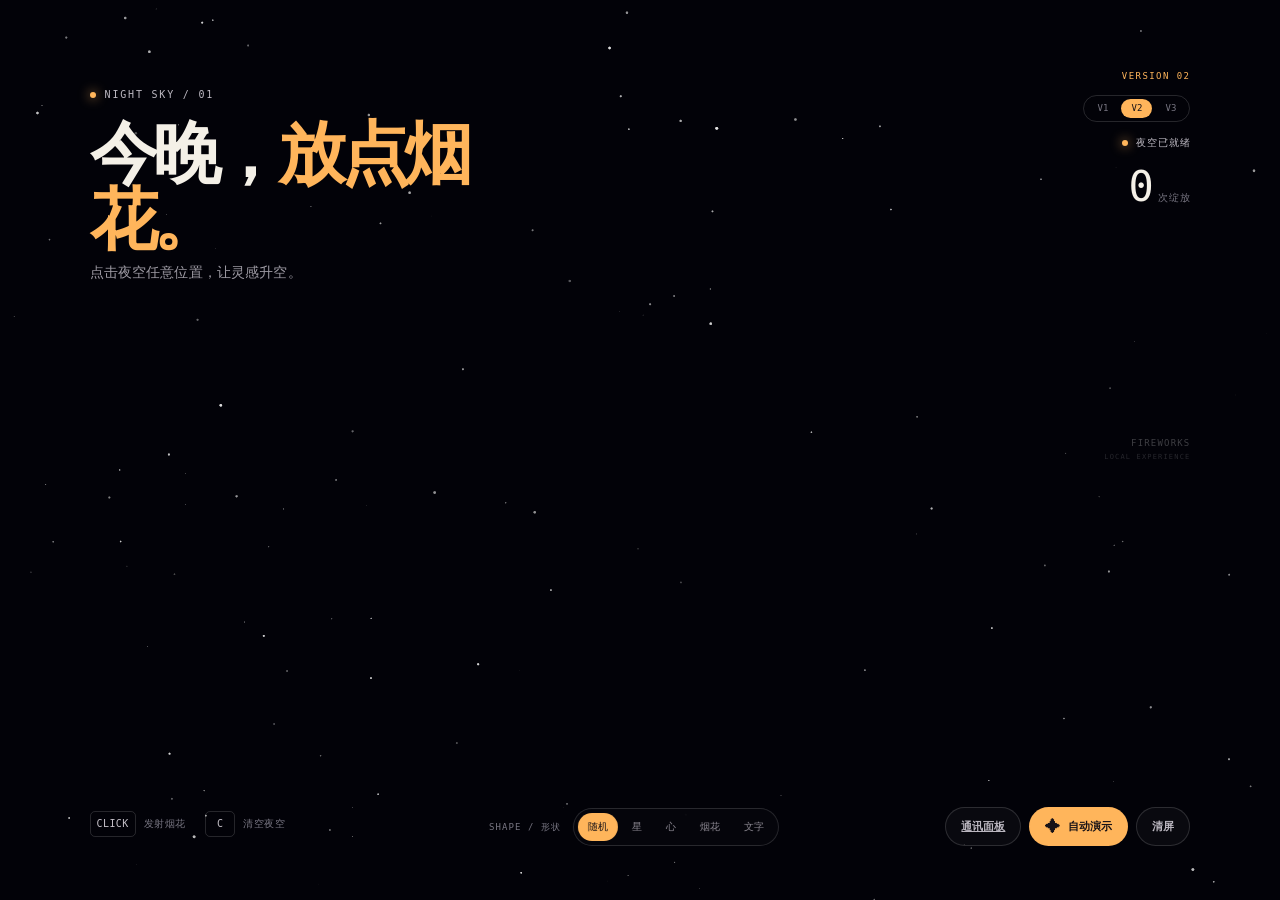
<file: index.html>
<!doctype html>
<html lang="zh-CN">
  <head>
    <meta charset="UTF-8" />
    <meta name="viewport" content="width=device-width, initial-scale=1.0" />
    <title>夜空放烟花</title>
    <link rel="stylesheet" href="/styles.css" />
  </head>
  <body>
    <main class="scene">
      <canvas id="fireworks" aria-label="烟花夜空画布"></canvas>

      <section class="intro" aria-label="使用说明">
        <div class="eyebrow"><span class="live-dot"></span> NIGHT SKY / 01</div>
        <h1>今晚，<em>放点烟花。</em></h1>
        <p>点击夜空任意位置，让灵感升空。</p>
      </section>

      <div class="hud top-right">
        <div class="version-tag" id="versionTag">VERSION 02</div>
        <div class="version-switcher" aria-label="版本切换">
          <button class="version-option" data-version="1" type="button">V1</button>
          <button class="version-option active" data-version="2" type="button">V2</button>
          <button class="version-option" data-version="3" type="button">V3</button>
        </div>
        <div class="status"><span class="status-dot"></span><span id="statusText">夜空已就绪</span></div>
        <div class="count"><span id="launchCount">0</span><small>次绽放</small></div>
      </div>

      <div class="hud bottom-left">
        <div class="key-hint"><kbd>CLICK</kbd><span>发射烟花</span></div>
        <div class="key-hint"><kbd>C</kbd><span>清空夜空</span></div>
      </div>

      <div class="controls" aria-label="控制面板">
        <a class="control-button ghost" href="monitor.html" target="_blank" rel="noopener">通讯面板</a>
        <button id="autoButton" class="control-button" type="button">
          <span class="button-icon">✦</span>
          <span id="autoLabel">自动演示</span>
        </button>
        <button id="clearButton" class="control-button ghost" type="button" aria-label="清空烟花">清屏</button>
      </div>

      <div class="shape-picker" aria-label="烟花形状选择">
        <div class="shape-label">SHAPE / 形状</div>
        <div class="shape-options">
          <button class="shape-option selected" data-shape="random" type="button">随机</button>
          <button class="shape-option" data-shape="star" type="button">星</button>
          <button class="shape-option" data-shape="heart" type="button">心</button>
          <button class="shape-option" data-shape="burst" type="button">烟花</button>
          <button class="shape-option" data-shape="text" type="button">文字</button>
        </div>
        <input id="textInput" class="text-input" maxlength="8" type="text" placeholder="输入文字" aria-label="烟花文字" disabled />
      </div>

      <div id="collabPanel" class="collab-panel" hidden>
        <div class="collab-label"><span id="connectionDot" class="connection-dot"></span><span id="connectionText">多人模式未连接</span></div>
        <div class="collab-form">
          <input id="usernameInput" maxlength="16" type="text" placeholder="你的名字" aria-label="你的名字" />
          <button id="joinButton" class="control-button" type="button">加入多人</button>
        </div>
        <div id="roomControls" class="room-controls" hidden>
          <input id="roomInput" maxlength="6" type="text" placeholder="房间号" aria-label="房间号" autocomplete="off" />
          <input id="roomPasswordInput" maxlength="32" type="password" placeholder="房间密码" aria-label="房间密码" autocomplete="off" />
          <button id="createRoomButton" class="room-button" type="button">创建房间</button>
        </div>
        <div id="roomHint" class="room-hint" hidden>创建房间时设置密码，再把房间号和密码发给朋友</div>
        <div id="mergeRule" class="merge-rule" hidden>合并条件：5 秒内 · 60 像素内</div>
      </div>

      <div id="lobbyPanel" class="lobby-panel" hidden>
        <input id="chatInput" maxlength="42" type="text" placeholder="在大厅发送弹幕…" aria-label="大厅弹幕" />
        <button id="sendChatButton" class="room-button" type="button">发送</button>
      </div>

      <section id="editorPanel" class="editor-panel" hidden aria-label="烟花作品编辑器">
        <div class="editor-title"><span>FIREWORK MAKER</span><small>作品编辑器</small></div>
        <label>形状<select id="workShape"><option value="random">随机</option><option value="star">星</option><option value="heart">心</option><option value="burst">烟花</option><option value="text">文字</option><option value="custom">AI 图形</option></select></label>
        <label>文字<input id="workText" maxlength="8" type="text" placeholder="输入文字" /></label>
        <div class="editor-row"><label>颜色<input id="workColor" type="color" value="#ffb55b" /></label><label>大小<input id="workSize" type="range" min="0.5" max="2.2" step="0.1" value="1" /></label></div>
        <label>速度<input id="workSpeed" type="range" min="0.6" max="1.8" step="0.1" value="1" /></label>
        <div class="editor-actions"><button id="saveWorkButton" class="room-button" type="button">保存作品</button><button id="shareWorkButton" class="room-button secondary" type="button">分享当前</button></div>
        <button id="testWorkButton" class="test-work-button" type="button">测试下一发</button>
        <div id="workStatus" class="work-status">作品会保存在本机</div>
      </section>

      <section id="workGallery" class="work-gallery" hidden aria-label="我的烟花作品">
        <div class="gallery-title">MY WORKS <span>点击作品播放</span></div>
        <div id="workList" class="work-list"></div>
      </section>

      <section id="aiPanel" class="ai-panel" hidden aria-label="AI 创作助手">
        <div class="ai-title"><span>AI CREATIVE LAB</span><small>自然语言创作</small></div>
        <textarea id="aiPrompt" maxlength="180" placeholder="例如：做一个蓝紫色、慢速、像银河一样的烟花"></textarea>
        <div class="ai-actions"><button id="aiFireworkButton" type="button">生成烟花</button><button id="aiTextButton" type="button">生成文字</button><button id="aiThemeButton" type="button">生成主题</button></div>
        <div id="aiResult" class="ai-result">告诉 AI 你想看到什么</div>
      </section>

      <section id="galaxyPanel" class="galaxy-panel" hidden aria-label="生日银河生成器">
        <div class="galaxy-head">
          <span>BIRTHDAY GALAXY</span>
          <small>生日银河生成器</small>
        </div>
        <div class="galaxy-field">
          <label for="galaxyDate">输入生日（年月日）</label>
          <div class="galaxy-row">
            <div class="galaxy-date-wrap">
              <input id="galaxyDate" type="date" value="1982-03-10" min="1900-01-01" max="2026-12-31" aria-label="生日年月日" />
            </div>
            <button id="galaxyCompute" type="button">推算银河</button>
          </div>
        </div>
        <p id="galaxyStatus" class="galaxy-status">输入生日后，推算当天的银河状态</p>
        <canvas id="galaxyPreview" class="galaxy-preview" width="720" height="400" aria-label="银河像素预览"></canvas>
        <p id="galaxyMeta" class="galaxy-meta">默认按北半球午夜模型推算</p>
        <div class="galaxy-actions">
          <button id="galaxyLaunch" type="button">立即放出银河烟花</button>
          <button id="galaxyTest" type="button">测试下一发</button>
        </div>
      </section>
      <button id="galaxyBack" class="galaxy-back" type="button" hidden>返回生日银河</button>

      <div id="danmakuLayer" class="danmaku-layer" aria-live="polite"></div>
      <div id="replyNotice" class="reply-notice" role="status" hidden>
        <span class="reply-notice-icon">↩</span>
        <span><b id="replyNoticeTitle">你被回复了</b><small id="replyNoticeText"></small></span>
      </div>

      <div class="signature">FIREWORKS<br /><span>LOCAL EXPERIENCE</span></div>

      <div id="mergeDebug" class="merge-debug" hidden>
        <div class="merge-debug-kicker">MERGE EVENT / DEBUG</div>
        <strong>合并触发</strong>
        <span id="mergeDebugDetail">两枚烟花正在合并</span>
      </div>
    </main>
    <script src="/app.js"></script>
  </body>
</html>
</file>
<file: styles.css>
:root {
  --ink: #f4f0e7;
  --muted: #9d9aa3;
  --line: rgba(255, 255, 255, .14);
  --accent: #ffb55b;
}

* { box-sizing: border-box; }

html, body { width: 100%; height: 100%; margin: 0; overflow: hidden; background: #05050a; }

body { color: var(--ink); font-family: Manrope, -apple-system, BlinkMacSystemFont, "Segoe UI", sans-serif; }

.scene { position: relative; width: 100%; height: 100%; isolation: isolate; cursor: crosshair; background: radial-gradient(circle at 52% 45%, #13111e 0, #080810 35%, #05050a 75%); }
.scene::before { content: ""; position: absolute; inset: 0; pointer-events: none; z-index: -1; opacity: .16; background-image: url("data:image/svg+xml,%3Csvg viewBox='0 0 180 180' xmlns='http://www.w3.org/2000/svg'%3E%3Cfilter id='n'%3E%3CfeTurbulence type='fractalNoise' baseFrequency='.85' numOctaves='3' stitchTiles='stitch'/%3E%3C/filter%3E%3Crect width='100%25' height='100%25' filter='url(%23n)' opacity='.16'/%3E%3C/svg%3E"); }

#fireworks { position: absolute; inset: 0; z-index: 0; width: 100%; height: 100%; pointer-events: none; }
.intro, .hud, .controls, .signature { position: absolute; z-index: 2; pointer-events: none; }
.intro { left: clamp(24px, 7vw, 112px); top: clamp(34px, 10vh, 108px); }
.eyebrow { display: flex; align-items: center; gap: 9px; color: #bdb9c2; font: 500 10px/1 DM Mono, monospace; letter-spacing: .18em; }
.live-dot, .status-dot { width: 6px; height: 6px; border-radius: 50%; background: var(--accent); box-shadow: 0 0 12px var(--accent); }
h1 { max-width: 430px; margin: 21px 0 10px; font-size: clamp(37px, 5.3vw, 76px); line-height: .98; letter-spacing: -.075em; font-weight: 700; }
h1 em { color: var(--accent); font-style: normal; }
.intro p { margin: 0; color: var(--muted); font-size: 14px; letter-spacing: .01em; }

.top-right { top: clamp(35px, 8vh, 84px); right: clamp(24px, 7vw, 112px); text-align: right; }
.version-tag { margin-bottom: 14px; color: var(--accent); font: 500 9px/1 DM Mono, monospace; letter-spacing: .16em; }
.version-switcher { display: inline-flex; flex-wrap: wrap; justify-content: flex-end; gap: 3px; max-width: 290px; margin-bottom: 16px; padding: 3px; border: 1px solid var(--line); border-radius: 99px; pointer-events: auto; }
.version-option { min-width: 31px; padding: 5px 7px; border: 0; border-radius: 99px; color: #777581; background: transparent; font: 500 9px/1 DM Mono, monospace; cursor: pointer; }
.version-option:hover { color: #eee8df; }
.version-option.active { color: #171217; background: var(--accent); }
.status { display: flex; align-items: center; justify-content: flex-end; gap: 8px; color: #bdb9c2; font: 400 10px/1 DM Mono, monospace; letter-spacing: .08em; }
.count { margin-top: 18px; font: 400 42px/1 DM Mono, monospace; letter-spacing: -.09em; }
.count small { margin-left: 8px; color: #777581; font: 400 10px/1 Manrope, sans-serif; letter-spacing: .08em; }

.bottom-left { left: clamp(24px, 7vw, 112px); bottom: clamp(30px, 7vh, 72px); display: flex; gap: 20px; }
.key-hint { display: flex; align-items: center; gap: 8px; color: #777581; font: 400 10px/1 DM Mono, monospace; letter-spacing: .04em; }
kbd { min-width: 30px; padding: 7px 6px; border: 1px solid var(--line); border-radius: 5px; color: #c5c0c8; text-align: center; font: inherit; }

.controls { right: clamp(24px, 7vw, 112px); bottom: clamp(28px, 6vh, 65px); display: flex; gap: 8px; pointer-events: auto; }
.control-button { display: flex; align-items: center; gap: 8px; padding: 11px 15px; border: 1px solid rgba(255, 181, 91, .55); border-radius: 99px; color: #171217; background: var(--accent); font: 600 11px Manrope, sans-serif; cursor: pointer; transition: transform .2s, background .2s; }
.control-button:hover { transform: translateY(-2px); background: #ffc781; }
.control-button.ghost { border-color: var(--line); color: #bbb7c0; background: rgba(255,255,255,.03); }
.control-button.ghost:hover { color: var(--ink); background: rgba(255,255,255,.1); }
.button-icon { font-size: 15px; line-height: 0; }
.shape-picker { position: absolute; z-index: 2; left: 50%; bottom: clamp(28px, 6vh, 65px); display: flex; align-items: center; gap: 12px; pointer-events: auto; transform: translateX(-50%); }
.shape-picker[hidden] { display: none; }
.shape-label { color: #777581; font: 400 9px/1 DM Mono, monospace; letter-spacing: .12em; white-space: nowrap; }
.shape-options { display: flex; gap: 4px; padding: 4px; border: 1px solid var(--line); border-radius: 99px; background: rgba(8, 8, 14, .7); backdrop-filter: blur(7px); }
.shape-option { padding: 7px 10px; border: 0; border-radius: 99px; color: #8f8b95; background: transparent; font: 500 10px Manrope, sans-serif; cursor: pointer; transition: color .2s, background .2s, transform .2s; }
.shape-option:hover { color: #eee8df; }
.shape-option.selected { color: #171217; background: var(--accent); }
.text-input { width: 0; padding: 0; border: 0; outline: 0; color: var(--ink); background: transparent; font: 500 12px Manrope, sans-serif; transition: width .25s, padding .25s; }
.text-input:not(:disabled) { width: 92px; padding: 8px 11px; border: 1px solid var(--line); border-radius: 99px; background: rgba(255,255,255,.06); }
.text-input::placeholder { color: #777581; }
.collab-panel { position: absolute; z-index: 3; left: 50%; top: clamp(29px, 7vh, 70px); display: grid; gap: 8px; min-width: 240px; padding: 12px; border: 1px solid rgba(154, 225, 255, .25); border-radius: 12px; background: rgba(8, 10, 19, .75); backdrop-filter: blur(8px); transform: translateX(-50%); }
.collab-panel[hidden] { display: none; }
.collab-label { display: flex; align-items: center; gap: 7px; color: #9f9ba5; font: 400 9px/1 DM Mono, monospace; letter-spacing: .04em; }
.connection-dot { width: 6px; height: 6px; border-radius: 50%; background: #777581; }
.connection-dot.connected { background: #8ee2a6; box-shadow: 0 0 10px #8ee2a6; }
.collab-form { display: flex; gap: 5px; }
.collab-form input { width: 120px; padding: 8px 10px; border: 1px solid var(--line); border-radius: 7px; outline: none; color: var(--ink); background: rgba(255,255,255,.06); font: 500 11px Manrope, sans-serif; }
.collab-form input:focus { border-color: rgba(154, 225, 255, .6); }
.collab-form .control-button { padding: 8px 11px; color: #0d1416; background: #9ae1ff; border-color: rgba(154, 225, 255, .6); }
.room-controls { display: flex; gap: 5px; }
.room-controls[hidden], .room-hint[hidden] { display: none; }
.room-controls input { width: 78px; padding: 8px 10px; border: 1px solid rgba(255,181,91,.35); border-radius: 7px; outline: none; color: var(--ink); background: rgba(255,255,255,.06); font: 500 11px DM Mono, monospace; text-transform: uppercase; }
.room-controls input[type="password"] { width: 92px; text-transform: none; }
.room-controls input:focus { border-color: var(--accent); }
.room-button { padding: 8px 10px; border: 1px solid rgba(255,181,91,.45); border-radius: 7px; color: #171217; background: var(--accent); font: 600 10px Manrope, sans-serif; cursor: pointer; }
.room-hint { color: #bdb9c2; font: 400 8px/1.3 DM Mono, monospace; }
.lobby-panel { position: absolute; z-index: 3; left: 50%; bottom: clamp(28px, 6vh, 65px); display: flex; gap: 6px; padding: 5px; border: 1px solid rgba(208,156,255,.35); border-radius: 99px; background: rgba(15,10,22,.82); backdrop-filter: blur(8px); transform: translateX(-50%); pointer-events: auto; }
.lobby-panel[hidden] { display: none; }
.lobby-panel input { width: 190px; padding: 8px 11px; border: 0; outline: 0; color: var(--ink); background: transparent; font: 400 11px Manrope, sans-serif; }
.lobby-panel input::placeholder { color: #827b8e; }
.editor-panel { position: absolute; z-index: 4; left: clamp(24px, 7vw, 112px); bottom: 90px; display: grid; gap: 11px; width: 270px; padding: 17px; border: 1px solid rgba(255,181,91,.3); border-radius: 14px; background: rgba(15,13,20,.9); box-shadow: 0 14px 45px rgba(0,0,0,.35); backdrop-filter: blur(10px); pointer-events: auto; }
.editor-panel[hidden], .work-gallery[hidden] { display: none; }
.editor-title { display: flex; align-items: baseline; justify-content: space-between; padding-bottom: 3px; color: var(--accent); font: 500 10px DM Mono, monospace; letter-spacing: .12em; }.editor-title small { color: #89838f; font: 10px Manrope, sans-serif; letter-spacing: 0; }
.editor-panel label { display: grid; grid-template-columns: 42px 1fr; align-items: center; gap: 8px; color: #aaa5af; font-size: 10px; }.editor-panel input[type="text"], .editor-panel select { width: 100%; padding: 7px 9px; border: 1px solid var(--line); border-radius: 6px; outline: none; color: var(--ink); background: rgba(255,255,255,.06); font: 11px Manrope, sans-serif; }.editor-panel select option { color: #111; }.editor-panel input[type="color"] { width: 42px; height: 25px; padding: 2px; border: 1px solid var(--line); border-radius: 6px; background: transparent; }.editor-panel input[type="range"] { width: 100%; accent-color: var(--accent); }.editor-row { display: grid; grid-template-columns: .8fr 1.2fr; gap: 10px; }.editor-row label { display: flex; gap: 7px; }.editor-row input { min-width: 0; }.editor-actions { display: flex; gap: 6px; }.editor-actions .room-button { flex: 1; }.room-button.secondary { color: #f0dfff; border-color: rgba(208,156,255,.45); background: rgba(208,156,255,.16); }.test-work-button { padding: 8px; border: 1px solid rgba(154,225,255,.45); border-radius: 7px; color: #9ae1ff; background: rgba(154,225,255,.08); font: 600 10px Manrope, sans-serif; cursor: pointer; }.test-work-button.active { color: #0d1416; background: #9ae1ff; box-shadow: 0 0 16px rgba(154,225,255,.25); }.work-status { color: #777581; font: 9px DM Mono, monospace; }.ai-panel { position: absolute; z-index: 4; left: clamp(24px, 7vw, 112px); top: 25%; display: grid; gap: 10px; width: 290px; padding: 17px; border: 1px solid rgba(208,156,255,.4); border-radius: 14px; background: rgba(15,13,24,.92); box-shadow: 0 14px 45px rgba(0,0,0,.35); backdrop-filter: blur(10px); pointer-events: auto; }.ai-panel[hidden] { display: none; }.ai-title { display: flex; align-items: baseline; justify-content: space-between; color: #d09cff; font: 500 10px DM Mono, monospace; letter-spacing: .12em; }.ai-title small { color: #89838f; font: 10px Manrope, sans-serif; letter-spacing: 0; }.ai-panel textarea { width: 100%; min-height: 64px; resize: vertical; padding: 9px; border: 1px solid var(--line); border-radius: 7px; outline: none; color: var(--ink); background: rgba(255,255,255,.06); font: 11px/1.5 Manrope, sans-serif; }.ai-panel textarea:focus { border-color: rgba(208,156,255,.7); }.ai-actions { display: grid; grid-template-columns: repeat(3, 1fr); gap: 5px; }.ai-actions button { padding: 8px 4px; border: 1px solid rgba(208,156,255,.35); border-radius: 7px; color: #f0dfff; background: rgba(208,156,255,.13); font: 600 10px Manrope, sans-serif; cursor: pointer; }.ai-actions button:hover { background: rgba(208,156,255,.28); }.ai-result { min-height: 25px; color: #aaa5af; font: 9px/1.45 DM Mono, monospace; }
.work-gallery { position: absolute; z-index: 4; right: clamp(24px, 7vw, 112px); top: 28%; width: 220px; padding: 13px; border: 1px solid var(--line); border-radius: 12px; background: rgba(12,12,19,.78); backdrop-filter: blur(8px); pointer-events: auto; }.gallery-title { display: flex; justify-content: space-between; margin-bottom: 9px; color: #aaa5af; font: 9px DM Mono, monospace; letter-spacing: .08em; }.gallery-title span { color: #777581; letter-spacing: 0; }.work-list { display: grid; gap: 6px; max-height: 230px; overflow: auto; }.work-card { display: grid; grid-template-columns: 1fr auto; gap: 2px 6px; padding: 9px; border: 1px solid rgba(255,255,255,.08); border-radius: 8px; background: rgba(255,255,255,.035); cursor: pointer; }.work-card:hover { border-color: rgba(255,181,91,.5); background: rgba(255,181,91,.08); }.work-name { color: #f4f0e7; font-size: 11px; }.work-meta { color: #777581; font: 9px DM Mono, monospace; }.work-share, .work-delete { align-self: center; padding: 5px; border: 0; border-radius: 5px; color: #ffcf8d; background: rgba(255,181,91,.1); font: 9px Manrope, sans-serif; cursor: pointer; }.work-share { grid-row: 1; }.work-delete { grid-row: 2; color: #ff9e9e; background: rgba(255,100,100,.08); }
.danmaku-layer { position: absolute; z-index: 1; inset: 0; overflow: hidden; pointer-events: none; }
.danmaku { position: absolute; left: 100%; padding: 7px 13px; border: 1px solid currentColor; border-radius: 99px; background: rgba(10,8,16,.48); box-shadow: 0 0 18px currentColor; color: #d09cff; font: 500 13px Manrope, sans-serif; white-space: nowrap; animation: danmakuFly var(--duration) linear forwards; pointer-events: auto; cursor: pointer; transition: background .2s, transform .2s; }
.danmaku:hover { background: rgba(35, 25, 46, .9); transform: scale(1.06); }
.danmaku b { margin-right: 8px; color: #fff4d1; font-size: 10px; }
.danmaku .reply-mark { margin-right: 6px; color: #ffcf8d; font-size: 10px; }
.reply-notice { position: absolute; z-index: 6; left: 50%; top: 24px; display: flex; align-items: center; gap: 11px; min-width: 240px; padding: 11px 16px; border: 1px solid rgba(208,156,255,.65); border-radius: 12px; color: #f7efff; background: rgba(31, 20, 45, .93); box-shadow: 0 0 30px rgba(208,156,255,.25); transform: translateX(-50%); animation: noticeIn .3s ease-out; pointer-events: none; }
.reply-notice[hidden] { display: none; }
.reply-notice-icon { display: grid; place-items: center; width: 24px; height: 24px; border-radius: 50%; color: #171217; background: #d09cff; font-size: 17px; }
.reply-notice b { display: block; font-size: 12px; }.reply-notice small { display: block; max-width: 310px; margin-top: 3px; overflow: hidden; color: #c6b8d3; font-size: 10px; text-overflow: ellipsis; white-space: nowrap; }
@keyframes noticeIn { from { opacity: 0; transform: translate(-50%, -10px); } to { opacity: 1; transform: translate(-50%, 0); } }
@keyframes danmakuFly { from { transform: translateX(0); } to { transform: translateX(calc(-100vw - 100%)); } }
.merge-rule { color: #ffcf8d; font: 400 8px/1 DM Mono, monospace; letter-spacing: .03em; }
.signature { right: clamp(24px, 7vw, 112px); top: 50%; color: rgba(255,255,255,.24); font: 500 9px/1.4 DM Mono, monospace; letter-spacing: .13em; transform: translateY(-50%); text-align: right; }
.signature span { font-size: 7px; color: rgba(255,255,255,.15); }
.merge-debug { position: absolute; z-index: 5; left: 50%; top: 50%; display: grid; gap: 8px; min-width: 230px; padding: 20px 24px; border: 1px solid rgba(255, 228, 155, .7); border-radius: 13px; color: #fff7da; background: rgba(48, 31, 21, .86); box-shadow: 0 0 60px rgba(255, 181, 91, .32); text-align: center; pointer-events: none; transform: translate(-50%, -50%); animation: mergeFlash .55s ease-out; }
.merge-debug[hidden] { display: none; }
.merge-debug-kicker { color: var(--accent); font: 500 9px/1 DM Mono, monospace; letter-spacing: .16em; }
.merge-debug strong { font-size: 28px; letter-spacing: -.06em; }
.merge-debug span { color: #e7d8bd; font: 11px DM Mono, monospace; }
@keyframes mergeFlash { from { opacity: 0; transform: translate(-50%, -50%) scale(.75); } to { opacity: 1; transform: translate(-50%, -50%) scale(1); } }

.galaxy-panel { position: absolute; z-index: 20; left: clamp(20px, 5vw, 72px); top: clamp(86px, 14vh, 128px); display: grid; gap: 12px; width: min(520px, calc(100vw - 48px)); max-height: calc(100vh - 120px); overflow: auto; padding: 22px 22px 18px; border: 1px solid rgba(154, 225, 255, .18); border-radius: 18px; background: rgba(8, 10, 18, .88); box-shadow: 0 18px 60px rgba(0, 0, 0, .42); backdrop-filter: blur(12px); pointer-events: auto; cursor: default; }
.galaxy-panel[hidden], .galaxy-back[hidden], .controls[hidden] { display: none; }
.galaxy-head { display: flex; align-items: baseline; justify-content: space-between; gap: 12px; }
.galaxy-head span { color: #9ae1ff; font: 600 15px/1 DM Mono, monospace; letter-spacing: .14em; }
.galaxy-head small { color: #d8d4de; font: 500 13px Manrope, sans-serif; letter-spacing: .04em; }
.galaxy-field label { display: block; margin-bottom: 8px; color: #f4f0e7; font: 500 13px Manrope, sans-serif; }
.galaxy-row { display: grid; grid-template-columns: 1fr auto; gap: 10px; }
.galaxy-date-wrap { position: relative; }
.galaxy-date-wrap input { width: 100%; height: 42px; padding: 0 12px; border: 1px solid rgba(255,255,255,.12); border-radius: 10px; outline: none; color: #f4f0e7; background: rgba(18, 20, 28, .92); font: 500 15px/1 DM Mono, monospace; color-scheme: dark; }
.galaxy-date-wrap input:focus { border-color: rgba(154, 225, 255, .55); }
.galaxy-row .galaxy-date-wrap input::-webkit-calendar-picker-indicator { cursor: pointer; opacity: .7; filter: invert(1); }
#galaxyCompute, #galaxyLaunch, #galaxyTest { position: relative; z-index: 1; pointer-events: auto; }
#galaxyCompute { padding: 0 18px; border: 0; border-radius: 10px; color: #171217; background: #ffb14a; font: 700 14px Manrope, sans-serif; cursor: pointer; }
#galaxyCompute:hover { background: #ffc06a; }
.galaxy-status { margin: 2px 0 0; color: #cfc9d4; font: 400 12px/1.5 Manrope, sans-serif; }
.galaxy-preview { display: block; width: 100%; height: 250px; min-height: 0; border: 1px solid rgba(255,255,255,.1); border-radius: 12px; background: #000; pointer-events: none; }
.galaxy-meta { margin: 0; color: #8d8894; font: 400 11px/1.55 Manrope, sans-serif; }
.galaxy-actions { display: grid; grid-template-columns: 1.35fr .9fr; gap: 10px; }
#galaxyLaunch { height: 46px; border: 0; border-radius: 10px; color: #171217; background: #ffb14a; font: 700 14px Manrope, sans-serif; cursor: pointer; }
#galaxyLaunch:hover { background: #ffc06a; }
#galaxyTest { height: 46px; border: 1px solid rgba(176, 132, 220, .55); border-radius: 10px; color: #f4e9ff; background: #3b2a52; font: 600 14px Manrope, sans-serif; cursor: pointer; }
#galaxyTest:hover, #galaxyTest.active { border-color: #d09cff; background: #52396f; }
.galaxy-back { position: absolute; z-index: 5; left: 50%; bottom: clamp(28px, 6vh, 65px); padding: 11px 18px; border: 1px solid rgba(154, 225, 255, .4); border-radius: 99px; color: #dff6ff; background: rgba(10, 14, 24, .78); font: 600 12px Manrope, sans-serif; cursor: pointer; transform: translateX(-50%); pointer-events: auto; }
body.galaxy-watching .count { opacity: 0; pointer-events: none; }

@media (max-width: 800px) { .shape-picker { bottom: 82px; } .collab-panel { top: 28px; } }
@media (max-width: 640px) { .intro { top: 34px; } .top-right { top: 36px; } .count { font-size: 30px; margin-top: 14px; } .bottom-left { gap: 10px; flex-direction: column; } .signature { display: none; } .controls { bottom: 28px; } .control-button { padding: 10px 12px; } .shape-picker { width: calc(100% - 48px); justify-content: center; bottom: 82px; gap: 6px; } .shape-label { display: none; } .shape-option { padding: 7px 8px; } .collab-panel { top: 76px; min-width: 218px; } .galaxy-panel { top: 92px; left: 12px; width: calc(100vw - 24px); padding: 16px; } .galaxy-preview { height: 180px; } .galaxy-actions { grid-template-columns: 1fr; } .galaxy-head { flex-direction: column; gap: 4px; } }
</file>
